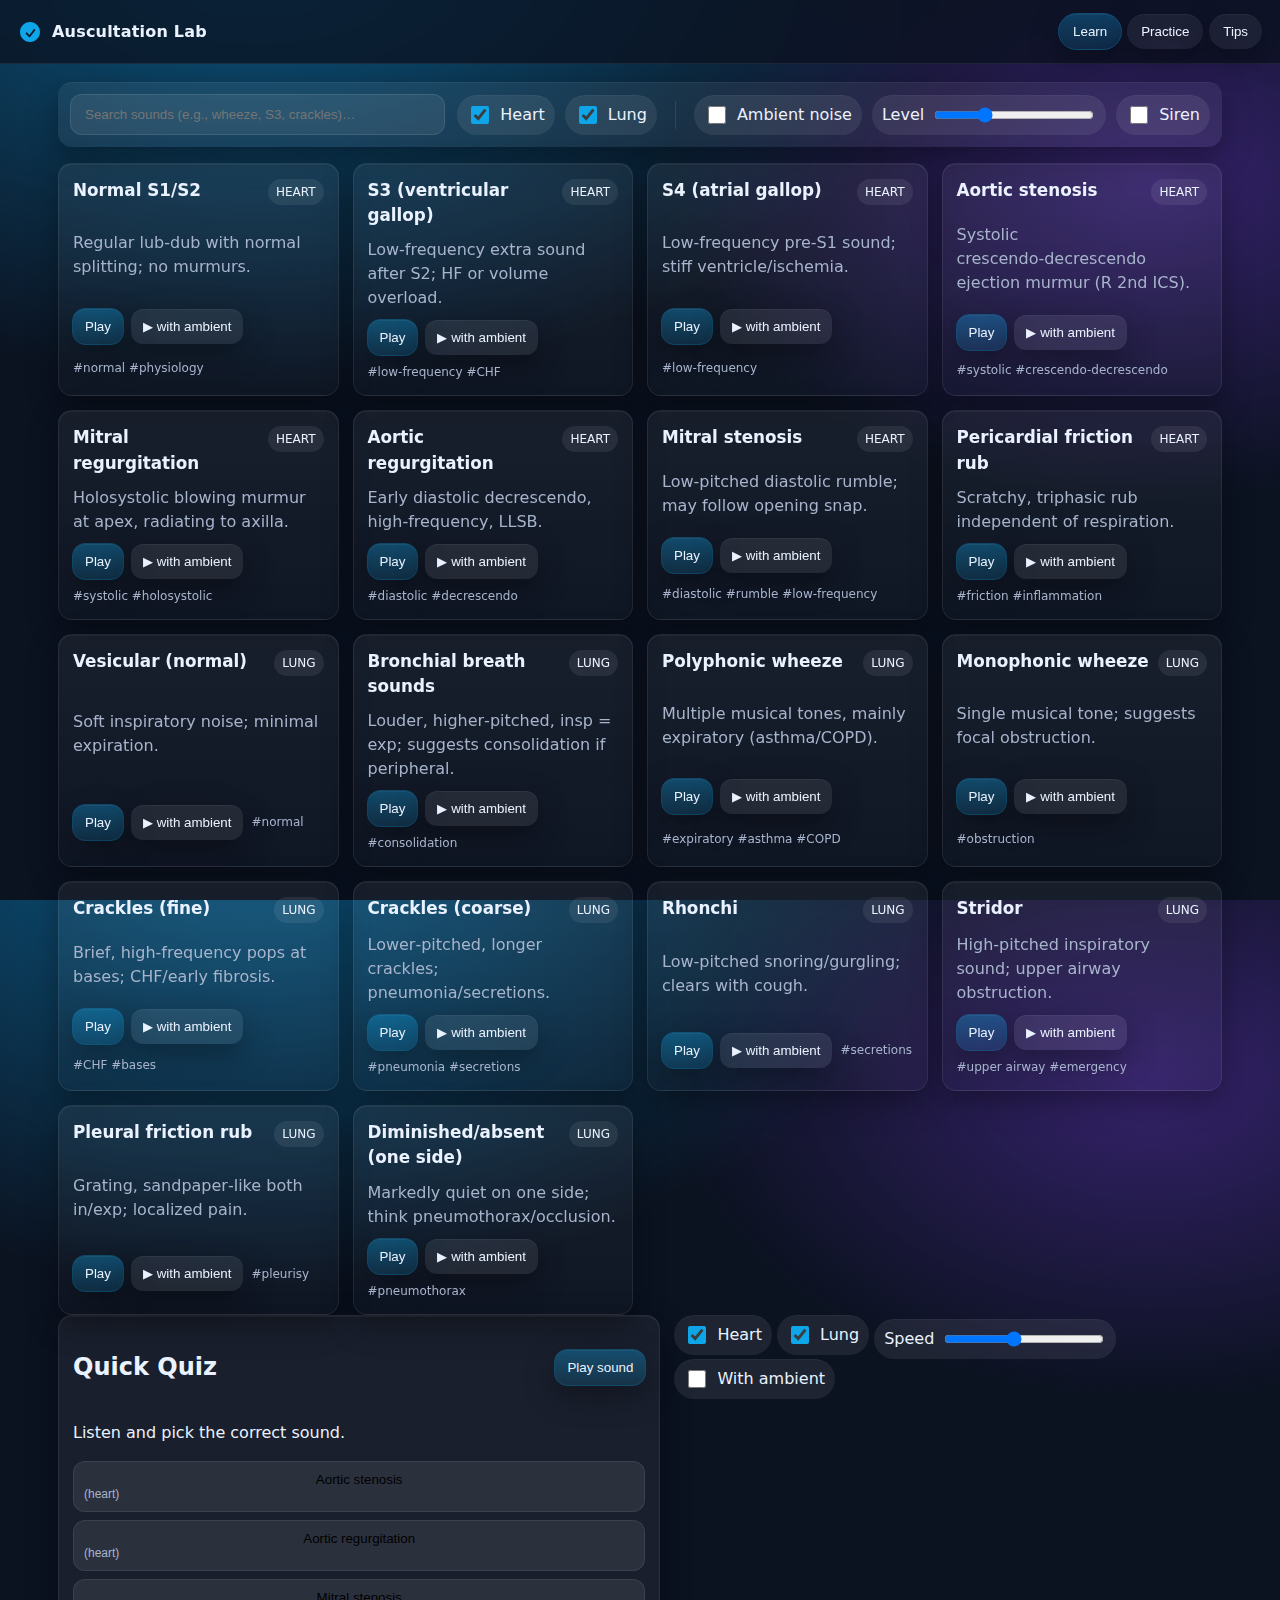
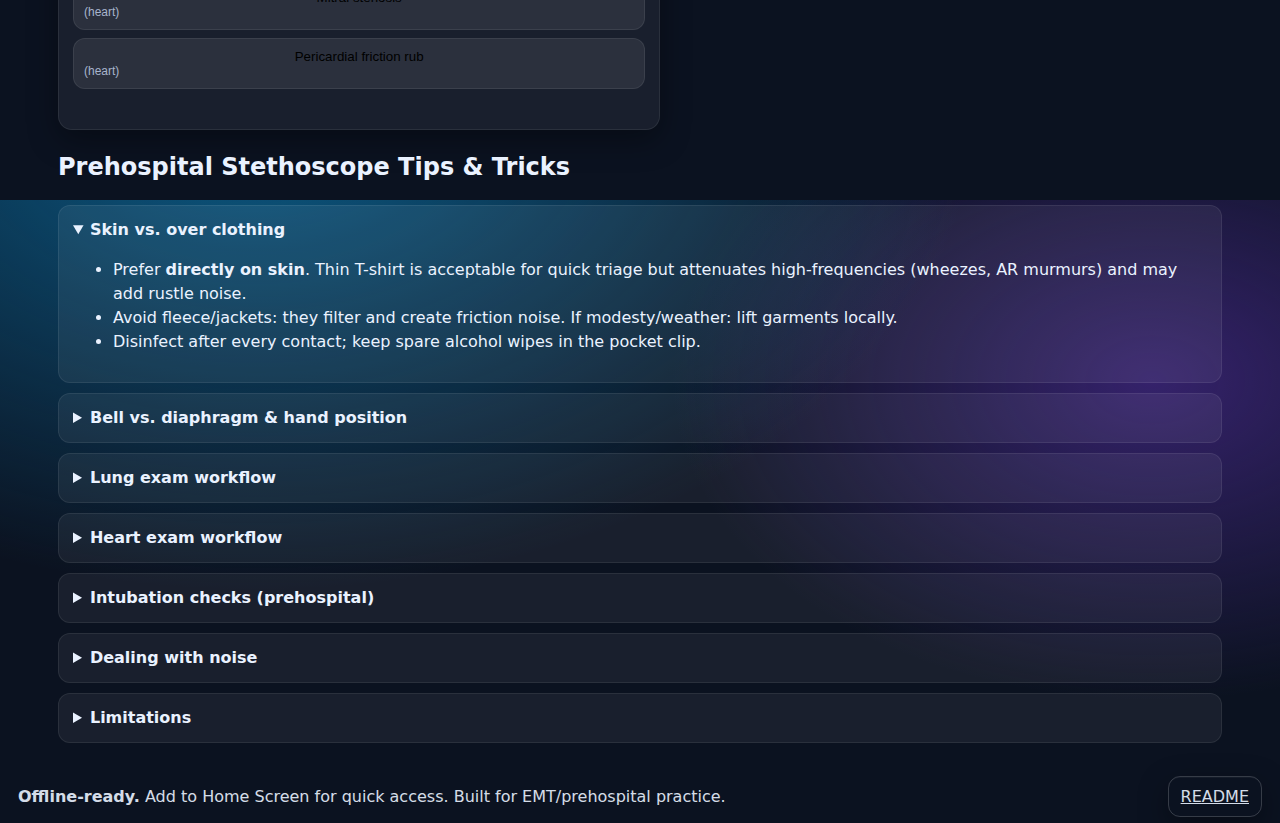
<file: index.html>
<!doctype html>
<html lang="en">
<head>
  <meta charset="utf-8">
  <meta name="viewport" content="width=device-width, initial-scale=1">
  <title>Auscultation Lab — Heart & Lung Sounds (Prehospital)</title>
  <meta name="theme-color" content="#0ea5e9">
  <link rel="manifest" href="manifest.json">
  <link rel="icon" href="icons/icon-192.png">
  <link rel="apple-touch-icon" href="icons/icon-192.png">
  <link rel="preload" as="font" href="" crossorigin>
  <link rel="stylesheet" href="styles.css">
</head>
<body>
  <header class="app-header">
    <div class="brand">
      <svg viewBox="0 0 24 24" width="24" height="24" aria-hidden="true">
        <path d="M12 2C6.48 2 2 6.48 2 12s4.48 10 10 10 10-4.48 10-10S17.52 2 12 2zm4.9 7.2a.9.9 0 0 1 .2 1.26l-4.8 6.4a.9.9 0 0 1-1.34.08l-3-3a.9.9 0 1 1 1.28-1.28l2.26 2.26 4.18-5.58a.9.9 0 0 1 1.26-.14z"></path>
      </svg>
      <span>Auscultation Lab</span>
    </div>
    <nav class="tabs" role="tablist" aria-label="Sections">
      <button class="tab active" data-tab="learn" aria-selected="true">Learn</button>
      <button class="tab" data-tab="practice" aria-selected="false">Practice</button>
      <button class="tab" data-tab="tips" aria-selected="false">Tips</button>
    </nav>
  </header>

  <main>
    <!-- Toolbar -->
    <section class="toolbar" aria-label="Controls">
      <div class="search-wrap">
        <input id="search" type="search" placeholder="Search sounds (e.g., wheeze, S3, crackles)…" aria-label="Search">
      </div>

      <div class="filters">
        <label class="chip">
          <input type="checkbox" id="filter-heart" checked>
          <span>Heart</span>
        </label>
        <label class="chip">
          <input type="checkbox" id="filter-lung" checked>
          <span>Lung</span>
        </label>

        <div class="divider"></div>

        <label class="chip">
          <input type="checkbox" id="ambient-toggle">
          <span>Ambient noise</span>
        </label>
        <label class="chip range">
          <span>Level</span>
          <input type="range" min="0" max="1" step="0.01" id="ambient-level" value="0.3">
        </label>

        <label class="chip">
          <input type="checkbox" id="siren-toggle">
          <span>Siren</span>
        </label>
      </div>
    </section>

    <!-- Learn tab -->
    <section id="tab-learn" class="tab-panel active" role="tabpanel" aria-labelledby="learn">
      <div id="cards" class="card-grid" aria-live="polite"></div>
    </section>

    <!-- Practice tab -->
    <section id="tab-practice" class="tab-panel" role="tabpanel" aria-labelledby="practice">
      <div class="practice">
        <div class="practice-card">
          <div class="practice-head">
            <h2>Quick Quiz</h2>
            <button id="practice-play" class="btn primary">Play sound</button>
          </div>
          <p id="practice-instructions">Listen and choose the best match.</p>
          <div id="practice-choices" class="choices"></div>
          <div id="practice-feedback" class="feedback" role="status" aria-live="polite"></div>
        </div>
        <div class="practice-options">
          <label class="chip">
            <input type="checkbox" id="practice-heart" checked><span>Heart</span>
          </label>
          <label class="chip">
            <input type="checkbox" id="practice-lung" checked><span>Lung</span>
          </label>
          <label class="chip range">
            <span>Speed</span>
            <input type="range" id="practice-rate" min="0.7" max="1.4" step="0.05" value="1">
          </label>
          <label class="chip">
            <input type="checkbox" id="practice-with-ambient"><span>With ambient</span>
          </label>
        </div>
      </div>
    </section>

    <!-- Tips tab -->
    <section id="tab-tips" class="tab-panel" role="tabpanel" aria-labelledby="tips">
      <article class="tips">
        <h2>Prehospital Stethoscope Tips & Tricks</h2>

        <details open>
          <summary>Skin vs. over clothing</summary>
          <ul>
            <li>Prefer <strong>directly on skin</strong>. Thin T-shirt is acceptable for quick triage but attenuates high‑frequencies (wheezes, AR murmurs) and may add rustle noise.</li>
            <li>Avoid fleece/jackets: they filter and create friction noise. If modesty/weather: lift garments locally.</li>
            <li>Disinfect after every contact; keep spare alcohol wipes in the pocket clip.</li>
          </ul>
        </details>

        <details>
          <summary>Bell vs. diaphragm & hand position</summary>
          <ul>
            <li><strong>Diaphragm</strong>: high‑frequency (wheezes, AR, MR, friction rubs).</li>
            <li><strong>Bell</strong>: low‑frequency (S3, S4, MS rumble). Apply lightly—pressing hard turns bell into a diaphragm.</li>
            <li>Hold the chestpiece between index–middle fingers; avoid “palming” to reduce hand noise. Keep tubing off the rail/metal to prevent clatter.</li>
          </ul>
        </details>

        <details>
          <summary>Lung exam workflow</summary>
          <ul>
            <li>Compare <strong>side‑to‑side</strong> at each level: apices, mid‑zones, bases (posterior if possible).</li>
            <li>Ask for <em>open‑mouth tidal breaths</em>. Avoid hyperventilation—may induce artifact wheeze or dizziness.</li>
            <li><strong>Red flags</strong>: absent breath sounds on one side (tension PNX), diffuse crackles + hypoxia (cardiogenic edema), stridor (upper airway obstruction).</li>
          </ul>
        </details>

        <details>
          <summary>Heart exam workflow</summary>
          <ul>
            <li>Sites: Aortic (R 2nd ICS), Pulmonic (L 2nd ICS), Tricuspid (LLSB), Mitral (apex). Left lateral decubitus brings out S3/S4/MS; leaning forward accentuates AR.</li>
            <li>Assess rate, rhythm, S1–S2 quality, extra sounds (S3/S4), and murmurs (timing/shape/radiation).</li>
          </ul>
        </details>

        <details>
          <summary>Intubation checks (prehospital)</summary>
          <ul>
            <li>Immediately after tube placement and ventilation: <strong>no gurgling in epigastrium</strong> (listen at the stomach), then confirm bilateral chest sounds, especially left (to rule out right mainstem).</li>
            <li>Correlate with chest rise, ETCO₂ (capnography), and SpO₂ trend.</li>
          </ul>
        </details>

        <details>
          <summary>Dealing with noise</summary>
          <ul>
            <li>If safe, stop the vehicle/siren. Close doors/windows. Ask bystanders to pause talking.</li>
            <li>Use short tubing, firm seal with the diaphragm, and anchor your elbows against your torso.</li>
            <li>In this app, use <em>Ambient noise</em> and <em>Siren</em> toggles to practice recognition in realistic noise.</li>
          </ul>
        </details>

        <details>
          <summary>Limitations</summary>
          <p>These are educational, <em>synthetic</em> representations to train recognition. Always correlate with the full clinical picture and local protocols.</p>
        </details>
      </article>
    </section>
  </main>

  <footer class="app-footer">
    <div>
      <strong>Offline-ready.</strong> Add to Home Screen for quick access. Built for EMT/prehospital practice.
    </div>
    <div class="links">
      <a href="#" id="install-btn" class="btn ghost" hidden>Install</a>
      <a href="README.html" class="btn ghost">README</a>
    </div>
  </footer>

  <div id="toast" role="status" aria-live="polite"></div>

  <script src="app.js"></script>
</body>
</html>
</file>
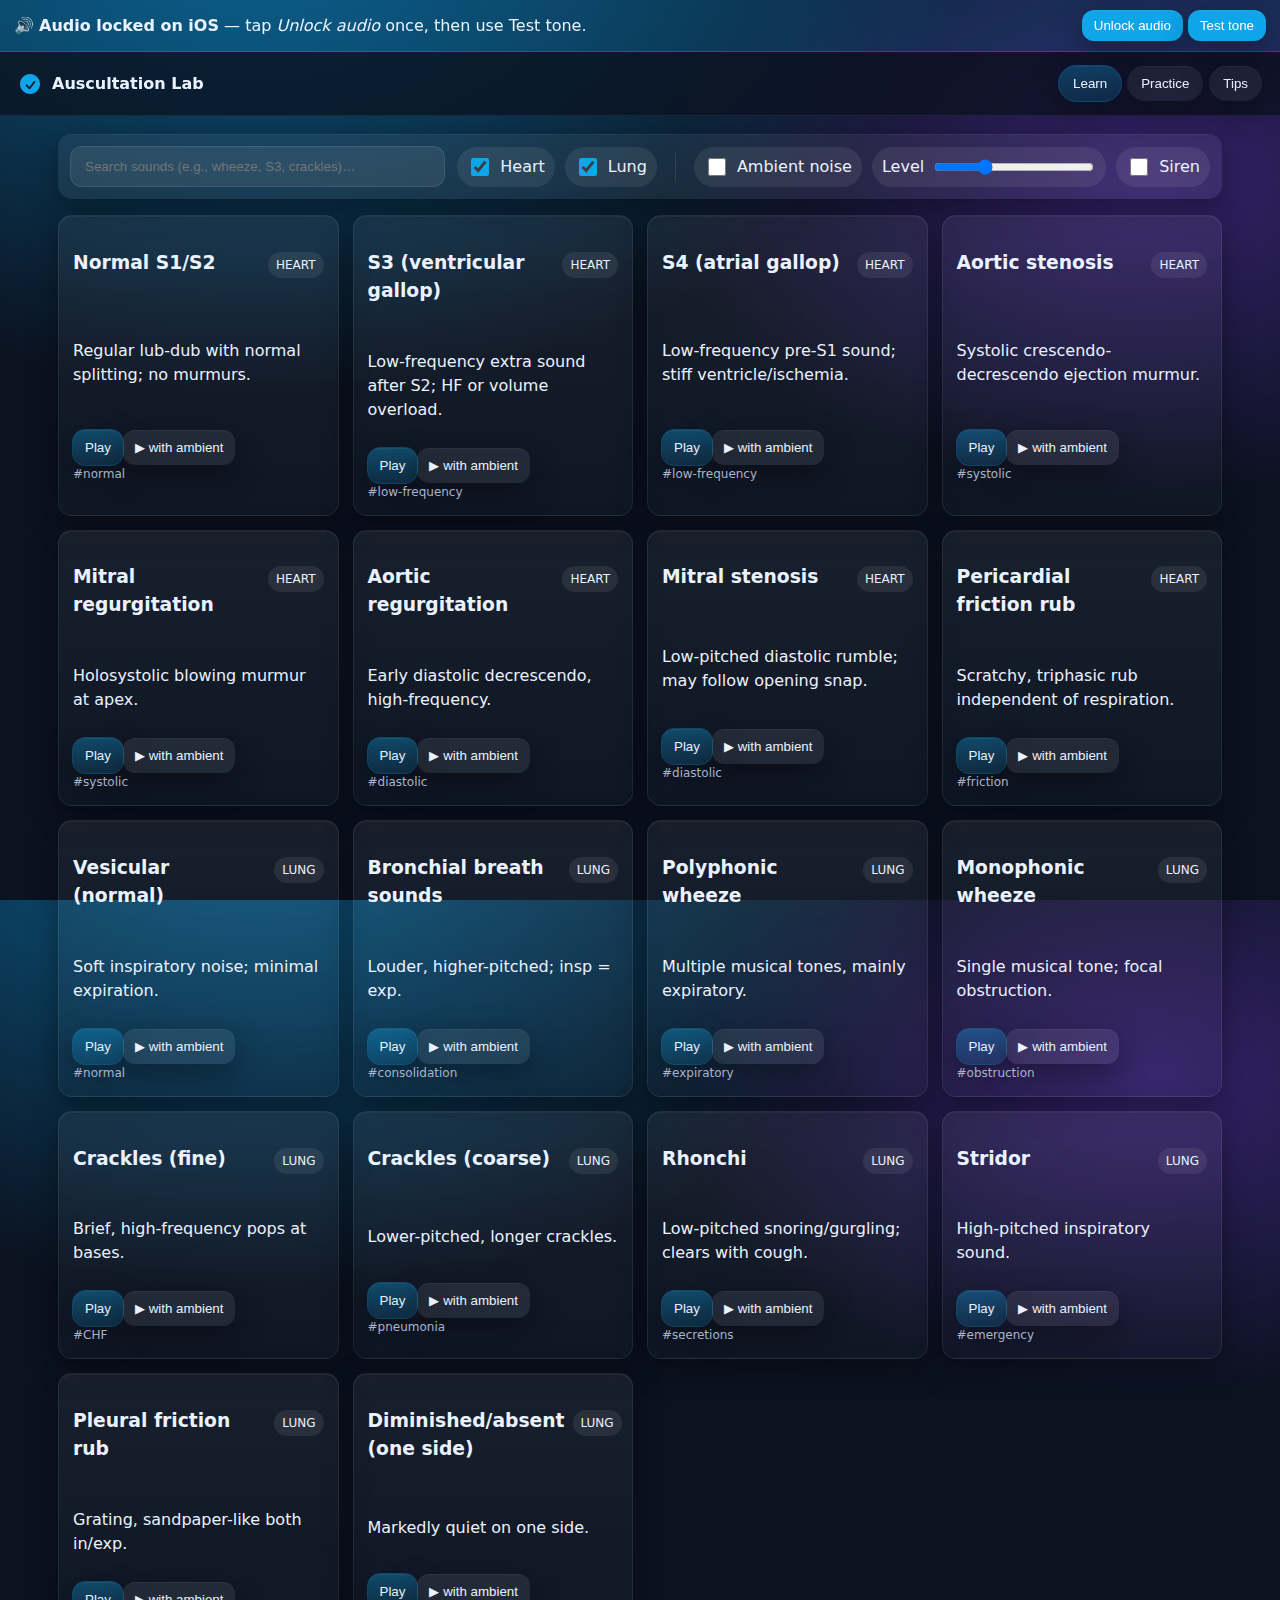
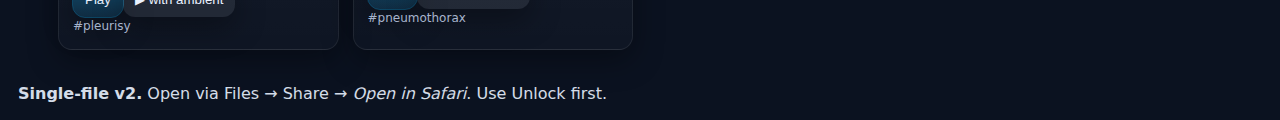
<file: AuscultationLab-single_v2.html>
<!doctype html>
<html lang="en">
<head>
  <meta charset="utf-8">
  <meta name="viewport" content="width=device-width, initial-scale=1">
  <title>Auscultation Lab — Single File v2 (Heart & Lung Sounds)</title>
  <meta name="apple-mobile-web-app-capable" content="yes">
  <meta name="apple-mobile-web-app-status-bar-style" content="black-translucent">
  <meta name="format-detection" content="telephone=no">
  <style>
  :root {
    --bg: #0b1220; --surface: rgba(255,255,255,0.06); --surface-2: rgba(255,255,255,0.08);
    --text: #eaf2ff; --muted: #a7b4cc; --primary: #0ea5e9; --ring: rgba(14,165,233,0.6);
    --radius: 14px; --shadow: 0 10px 30px rgba(0,0,0,0.35), inset 0 1px 0 rgba(255,255,255,0.05);
  }
  *{box-sizing:border-box} html,body{height:100%} body{margin:0;font:16px/1.5 -apple-system,system-ui,Segoe UI,Roboto,Inter;
    color:var(--text); background: radial-gradient(1200px 800px at 20% -10%, #0b5b86 0%, transparent 60%),
    radial-gradient(1200px 800px at 90% 20%, #35226b 0%, transparent 40%), var(--bg);}
  .banner{position:sticky;top:0;z-index:6;display:flex;gap:8px;align-items:center;justify-content:space-between;
    padding:10px 14px;background:rgba(14,165,233,0.14);border-bottom:1px solid rgba(14,165,233,0.35);backdrop-filter:blur(8px)}
  .banner .btn{background:#0ea5e9;color:white;border:0;border-radius:12px;padding:8px 12px}
  .banner small{opacity:.9}
  .app-header{position:sticky;top:52px;z-index:5;display:grid;grid-template-columns:1fr auto;align-items:center;gap:12px;
    padding:14px 18px; background:rgba(11,18,32,0.75); backdrop-filter:blur(10px); border-bottom:1px solid rgba(255,255,255,0.07)}
  .brand{display:flex;align-items:center;gap:10px;font-weight:700}
  .brand svg path{fill:#0ea5e9}
  .tabs{display:flex;gap:6px}
  .tab{appearance:none;border:0;background:var(--surface);color:var(--text);padding:10px 14px;border-radius:999px;cursor:pointer;
    transition:transform .08s ease;background:var(--surface);box-shadow:var(--shadow)}
  .tab.active{background:linear-gradient(180deg, rgba(14,165,233,0.3), rgba(14,165,233,0.15));outline:1px solid rgba(14,165,233,0.4)}
  main{padding:18px;max-width:1200px;margin:0 auto}
  .toolbar{display:flex;gap:12px;flex-wrap:wrap;align-items:center;background:var(--surface);padding:12px;border-radius:var(--radius);box-shadow:var(--shadow)}
  .search-wrap{flex:1 1 280px}
  #search{width:100%;padding:12px 14px;border-radius:12px;background:var(--surface-2);border:1px solid rgba(255,255,255,0.1);color:var(--text);outline:none}
  #search:focus{border-color:var(--ring);box-shadow:0 0 0 4px var(--ring)}
  .filters{display:flex;gap:10px;align-items:center;flex-wrap:wrap}
  .divider{width:1px;height:28px;background:rgba(255,255,255,0.1);margin:0 8px}
  .chip{display:inline-flex;align-items:center;gap:8px;padding:8px 10px;border-radius:999px;background:var(--surface-2)}
  .chip input[type=checkbox]{width:18px;height:18px;accent-color:#0ea5e9}
  .chip.range input[type=range]{width:160px}
  .card-grid{display:grid;grid-template-columns:repeat(auto-fill,minmax(270px,1fr));gap:14px;margin-top:16px}
  .card{display:grid;gap:10px;background:linear-gradient(180deg, rgba(255,255,255,0.06), rgba(255,255,255,0.02));
    border:1px solid rgba(255,255,255,0.08);border-radius:var(--radius);padding:14px;box-shadow:var(--shadow)}
  .badge{font-size:12px;padding:4px 8px;border-radius:999px;background:rgba(255,255,255,0.08);display:inline-block}
  .title{display:flex;justify-content:space-between;align-items:baseline;gap:8px}
  .btn{appearance:none;border:0;cursor:pointer;padding:10px 12px;border-radius:12px;background:var(--surface-2);color:var(--text);box-shadow:var(--shadow)}
  .btn.primary{background:linear-gradient(180deg, rgba(14,165,233,0.35), rgba(14,165,233,0.15));outline:1px solid rgba(14,165,233,0.35)}
  .meta{font-size:12px;color:var(--muted);display:flex;gap:10px;flex-wrap:wrap}
  .practice{display:grid;gap:14px;grid-template-columns:1.1fr 1fr}
  .practice-card{background:var(--surface);padding:14px;border-radius:var(--radius);border:1px solid rgba(255,255,255,0.08);box-shadow:var(--shadow)}
  .choice{background:var(--surface-2);border:1px solid rgba(255,255,255,0.08);padding:10px;border-radius:12px;cursor:pointer}
  .choice.correct{border-color:rgba(34,197,94,.8);box-shadow:0 0 0 3px rgba(34,197,94,.25)}
  .choice.wrong{border-color:rgba(239,68,68,.9);box-shadow:0 0 0 3px rgba(239,68,68,.25)}
  .tab-panel{display:none}.tab-panel.active{display:block}
  #toast{position:fixed;bottom:16px;right:16px;z-index:50;padding:10px 12px;border-radius:10px;background:rgba(16,185,129,0.1);
    border:1px solid rgba(16,185,129,0.3);color:#bbf7d0;box-shadow:var(--shadow);display:none}
  @media(max-width:900px){.practice{grid-template-columns:1fr} .app-header{top:56px} }
  </style>
</head>
<body>
  <!-- iOS unlock banner -->
  <div class="banner" id="unlock-bar">
    <div>🔊 <strong>Audio locked on iOS</strong> — tap <em>Unlock audio</em> once, then use Test tone.</div>
    <div>
      <button class="btn" id="unlock-btn">Unlock audio</button>
      <button class="btn" id="testtone-btn">Test tone</button>
      <small id="unlock-status"></small>
    </div>
  </div>

  <header class="app-header">
    <div class="brand">
      <svg viewBox="0 0 24 24" width="24" height="24" aria-hidden="true">
        <path d="M12 2C6.48 2 2 6.48 2 12s4.48 10 10 10 10-4.48 10-10S17.52 2 12 2zm4.9 7.2a.9.9 0 0 1 .2 1.26l-4.8 6.4a.9.9 0 0 1-1.34.08l-3-3a.9.9 0 1 1 1.28-1.28l2.26 2.26 4.18-5.58a.9.9 0 0 1 1.26-.14z"></path>
      </svg>
      <span>Auscultation Lab</span>
    </div>
    <nav class="tabs" role="tablist" aria-label="Sections">
      <button class="tab active" data-tab="learn" aria-selected="true">Learn</button>
      <button class="tab" data-tab="practice" aria-selected="false">Practice</button>
      <button class="tab" data-tab="tips" aria-selected="false">Tips</button>
    </nav>
  </header>

  <main>
    <section class="toolbar" aria-label="Controls">
      <div class="search-wrap"><input id="search" type="search" placeholder="Search sounds (e.g., wheeze, S3, crackles)…" aria-label="Search"></div>
      <div class="filters">
        <label class="chip"><input type="checkbox" id="filter-heart" checked><span>Heart</span></label>
        <label class="chip"><input type="checkbox" id="filter-lung" checked><span>Lung</span></label>
        <div class="divider"></div>
        <label class="chip"><input type="checkbox" id="ambient-toggle"><span>Ambient noise</span></label>
        <label class="chip range"><span>Level</span><input type="range" min="0" max="1" step="0.01" id="ambient-level" value="0.3"></label>
        <label class="chip"><input type="checkbox" id="siren-toggle"><span>Siren</span></label>
      </div>
    </section>

    <section id="tab-learn" class="tab-panel active" role="tabpanel" aria-labelledby="learn">
      <div id="cards" class="card-grid" aria-live="polite"></div>
    </section>

    <section id="tab-practice" class="tab-panel" role="tabpanel" aria-labelledby="practice">
      <div class="practice">
        <div class="practice-card">
          <div class="practice-head">
            <h2>Quick Quiz</h2>
            <button id="practice-play" class="btn primary">Play sound</button>
          </div>
          <p id="practice-instructions">Listen and choose the best match.</p>
          <div id="practice-choices" class="choices"></div>
          <div id="practice-feedback" class="feedback" role="status" aria-live="polite"></div>
        </div>
        <div class="practice-options">
          <label class="chip"><input type="checkbox" id="practice-heart" checked><span>Heart</span></label>
          <label class="chip"><input type="checkbox" id="practice-lung" checked><span>Lung</span></label>
          <label class="chip range"><span>Speed</span><input type="range" id="practice-rate" min="0.7" max="1.4" step="0.05" value="1"></label>
          <label class="chip"><input type="checkbox" id="practice-with-ambient"><span>With ambient</span></label>
        </div>
      </div>
    </section>

    <section id="tab-tips" class="tab-panel" role="tabpanel" aria-labelledby="tips">
      <article class="tips">
        <h2>Prehospital Stethoscope Tips & Tricks</h2>
        <details open><summary>Skin vs. over clothing</summary>
          <ul><li>Prefer <strong>directly on skin</strong>. Thin T-shirt is acceptable for quick triage but attenuates highs and adds rustle noise.</li>
          <li>Avoid fleece/jackets; lift garments locally if needed.</li>
          <li>Disinfect after each contact.</li></ul>
        </details>
        <details><summary>Bell vs. diaphragm & hand position</summary>
          <ul><li><strong>Diaphragm</strong>: high-frequency (wheezes, AR/MR, friction rubs).</li>
          <li><strong>Bell</strong>: low-frequency (S3/S4, MS rumble). Light pressure—pressing hard turns bell into diaphragm.</li>
          <li>Hold between index–middle fingers; keep tubing off rails/metal.</li></ul>
        </details>
        <details><summary>Lung exam workflow</summary>
          <ul><li>Compare side-to-side at apices, mid-zones, bases.</li><li>Open-mouth tidal breaths; avoid hyperventilation.</li><li><strong>Red flags</strong>: unilateral silence (tension PNX), diffuse crackles + hypoxia (edema), stridor (upper airway obstruction).</li></ul>
        </details>
        <details><summary>Heart exam workflow</summary>
          <ul><li>Sites: Aortic, Pulmonic, Tricuspid, Mitral (apex).</li><li>Rate/rhythm, S1–S2, extra sounds, murmur timing/shape/radiation.</li></ul>
        </details>
        <details><summary>Intubation checks</summary>
          <ul><li>No epigastric gurgling, then bilateral chest sounds (esp. left), plus chest rise, ETCO₂, SpO₂ trend.</li></ul>
        </details>
        <details><summary>Noise control</summary>
          <ul><li>Stop vehicle if safe, close doors, ask for quiet.</li><li>Short tubing, firm seal, elbows anchored.</li></ul>
        </details>
      </article>
    </section>
  </main>

  <footer class="app-footer" style="padding:14px 18px;opacity:.9">
    <div><strong>Single-file v2.</strong> Open via Files → Share → <em>Open in Safari</em>. Use Unlock first.</div>
  </footer>

  <div id="toast" role="status" aria-live="polite"></div>

<script>
const state={ctx:null,master:null,ambient:null,siren:null,sounds:[],quiz:{}};
function ensureAudio(){ if(!state.ctx){ const ctx=new (window.AudioContext||window.webkitAudioContext)({sampleRate:44100}); const master=ctx.createGain(); master.gain.value=0.9; master.connect(ctx.destination); state.ctx=ctx; state.master=master; setupAmbient(); } return state.ctx; }
function resumeAudio(){ ensureAudio(); return state.ctx.resume(); }
function bandNoise(ctx,lo,hi,dur){ const n=Math.floor(dur*ctx.sampleRate); const buf=ctx.createBuffer(1,n,ctx.sampleRate); const d=buf.getChannelData(0); for(let i=0;i<n;i++) d[i]=(Math.random()*2-1)*0.6; const src=ctx.createBufferSource(); src.buffer=buf; const bp=ctx.createBiquadFilter(); bp.type='bandpass'; bp.frequency.value=(lo+hi)/2; bp.Q.value=bp.frequency.value/Math.max(1,(hi-lo)); src.connect(bp); return {src,node:bp}; }
function pinkNoise(ctx){ const size=4096; const node=ctx.createScriptProcessor(size,1,1); let b0=0,b1=0,b2=0,b3=0,b4=0,b5=0,b6=0; node.onaudioprocess=e=>{ const out=e.outputBuffer.getChannelData(0); for(let i=0;i<size;i++){ const w=Math.random()*2-1; b0=0.99886*b0+w*0.0555179; b1=0.99332*b1+w*0.0750759; b2=0.96900*b2+w*0.1538520; b3=0.86650*b3+w*0.3104856; b4=0.55000*b4+w*0.5329522; b5=-0.7616*b5-w*0.0168980; const pink=b0+b1+b2+b3+b4+b5+b6+w*0.5362; b6=w*0.115926; out[i]=pink*0.08; } }; return node; }
function setupAmbient(){ const ctx=state.ctx; const g=ctx.createGain(); g.gain.value=0.0; g.connect(state.master); const pn=pinkNoise(ctx); const lp=ctx.createBiquadFilter(); lp.type='lowshelf'; lp.frequency.value=200; lp.gain.value=6; pn.connect(lp); lp.connect(g); const sir={osc:ctx.createOscillator(),gain:ctx.createGain(),on:false}; sir.osc.type='sine'; sir.gain.gain.value=0; sir.osc.connect(sir.gain); sir.gain.connect(state.master); sir.osc.start(); state.ambient=g; state.siren=sir; }
function setAmbient(on,lvl){ if(!state.ambient) return; state.ambient.gain.setTargetAtTime(on?(lvl??0.3):0,state.ctx.currentTime,0.2); }
function setSiren(on){ if(!state.siren) return; const {osc,gain}=state.siren; if(on){ gain.gain.setTargetAtTime(0.08,state.ctx.currentTime,0.2); let up=true; if(!state.siren.timer){ state.siren.timer=setInterval(()=>{ osc.frequency.setTargetAtTime(up?750:450,state.ctx.currentTime,0.25); up=!up; },800);} } else { gain.gain.setTargetAtTime(0,state.ctx.currentTime,0.2); if(state.siren.timer){ clearInterval(state.siren.timer); state.siren.timer=null; } } }
function synthHeart(ctx,opts){ const rate=opts.rate??1; const bpm=72*rate; const cycle=60/bpm; const now=ctx.currentTime+0.05; const len=Math.min(8,6*cycle); const out=ctx.createGain(); out.gain.value=0.8; out.connect(state.master);
  const thump=(t,p=60,d=0.1,g=0.9)=>{ const o=ctx.createOscillator(); o.type='sine'; o.frequency.value=p; const gg=ctx.createGain(); gg.gain.value=0; o.connect(gg); gg.connect(out); gg.gain.setValueAtTime(0,t); gg.gain.exponentialRampToValueAtTime(g,t+0.01); gg.gain.exponentialRampToValueAtTime(0.0001,t+d); o.start(t); o.stop(t+d+0.02); };
  const murmur=(t,d,lo,hi,level=0.4,shape='flat')=>{ const {src,node}=bandNoise(ctx,lo,hi,d); const g=ctx.createGain(); g.gain.value=0; node.connect(g); g.connect(out); if(shape==='cres-dec'){ const mid=t+d/2; g.gain.setValueAtTime(0,t); g.gain.linearRampToValueAtTime(level,mid); g.gain.linearRampToValueAtTime(0,t+d);} else if(shape==='decay'){ g.gain.setValueAtTime(level,t); g.gain.exponentialRampToValueAtTime(0.0001,t+d);} else { g.gain.setValueAtTime(level,t+0.02); g.gain.setValueAtTime(level,t+d-0.08); g.gain.linearRampToValueAtTime(0,t+d);} src.start(t); src.stop(t+d+0.02); };
  for(let tt=0; tt<len; tt+=cycle){ const s1=now+tt; const s2=s1+0.35*cycle; thump(s1,60,0.11,0.95); thump(s2,90,0.09,0.75);
    switch(opts.pattern){ case 's3': thump(s2+0.15*cycle,50,0.08,0.6); break; case 's4': thump(s1-0.12*cycle,55,0.07,0.55); break;
      case 'as': murmur(s1+0.06*cycle,0.28*cycle,150,450,0.45,'cres-dec'); break; case 'mr': murmur(s1+0.05*cycle,0.35*cycle,200,800,0.38,'flat'); break;
      case 'ar': murmur(s2+0.03*cycle,0.45*cycle,300,1200,0.35,'decay'); break; case 'ms': thump(s2+0.08*cycle,120,0.05,0.3); murmur(s2+0.1*cycle,0.5*cycle,40,120,0.5,'flat'); break;
      case 'rub': for(let k=0;k<3;k++){ murmur(s1+k*0.12*cycle,0.09*cycle,400,1600,0.5,'flat'); } break; } }
  setTimeout(()=>out.disconnect(), (len+0.5)*1000); return { stop:()=>out.disconnect() }; }
function synthLung(ctx,opts){ const rate=opts.rate??1; const cycle=5.0/rate; const now=ctx.currentTime+0.05; const len=Math.min(10,4*cycle); const out=ctx.createGain(); out.gain.value=0.9; out.connect(state.master);
  const breath=(start,insp=0.6*cycle,exp=0.4*cycle)=>{
    if(['vesicular','bronchial','diminished'].includes(opts.type)){ const base=pinkNoise(ctx); const g=ctx.createGain(); g.gain.value=0; base.connect(g); g.connect(out);
      const bp=ctx.createBiquadFilter(); bp.type='bandpass'; bp.frequency.value= opts.type==='bronchial'?800:300; bp.Q.value=0.8; base.disconnect(); base.connect(bp); bp.connect(g);
      const level = opts.type==='diminished'?0.1:(opts.type==='bronchial'?0.5:0.35);
      g.gain.setValueAtTime(0,start); g.gain.linearRampToValueAtTime(level,start+Math.min(0.3,insp*0.3)); g.gain.setValueAtTime(level,start+insp-0.06); g.gain.linearRampToValueAtTime(0.02,start+insp);
      const eStart=start+insp+0.06; const eLevel=opts.type==='bronchial'?level*0.9:level*0.2; g.gain.linearRampToValueAtTime(eLevel,eStart+0.2); g.gain.linearRampToValueAtTime(0.0001,start+insp+exp);
      setTimeout(()=>{ try{ base.disconnect(); }catch(e){} }, (start+insp+exp-ctx.currentTime+0.2)*1000);
    }
    if(opts.type==='wheeze'){ const tones=opts.tones==='mono'?[650]:[400,520,760,980].slice(0,3+Math.floor(Math.random()*2)); const dur=exp*0.85; const onset=start+0.65*insp;
      tones.forEach(f=>{ const osc=ctx.createOscillator(); osc.type='sine'; osc.frequency.value=f; const g=ctx.createGain(); g.gain.value=0; osc.connect(g); g.connect(out); g.gain.setValueAtTime(0,onset); g.gain.linearRampToValueAtTime(0.35,onset+0.1); g.gain.linearRampToValueAtTime(0.02,onset+dur); osc.start(onset); osc.stop(onset+dur+0.1); });
    }
    if(opts.type==='crackles'){ const n=opts.flavor==='fine'?12:6; const startWin=[0.6*insp,0.85*insp]; for(let i=0;i<n;i++){ const t=start+(startWin[0]+Math.random()*(startWin[1]-startWin[0])); const click=ctx.createOscillator(); click.type='square'; click.frequency.value=1200+Math.random()*800; const g=ctx.createGain(); g.gain.value=0; click.connect(g); g.connect(out); const d=opts.flavor==='fine'?0.015:0.04; g.gain.setValueAtTime(0,t); g.gain.linearRampToValueAtTime(0.5,t+d*0.3); g.gain.linearRampToValueAtTime(0.0001,t+d); click.start(t); click.stop(t+d+0.01);} }
    if(opts.type==='rhonchi'){ const f=180+Math.random()*80; const {src,node}=bandNoise(ctx,f-40,f+40,exp*0.9); const g=ctx.createGain(); g.gain.value=0; node.connect(g); g.connect(out); const t=start+insp+0.05; g.gain.setValueAtTime(0,t); g.gain.linearRampToValueAtTime(0.45,t+0.12); g.gain.linearRampToValueAtTime(0.0001,t+exp*0.9); src.start(t); src.stop(t+exp*0.9+0.05); }
    if(opts.type==='stridor'){ const t=start; const dur=Math.min(1.2,insp*0.9); const osc=ctx.createOscillator(); osc.type='sawtooth'; osc.frequency.value=950; const g=ctx.createGain(); g.gain.value=0; osc.connect(g); g.connect(out); g.gain.setValueAtTime(0,t); g.gain.linearRampToValueAtTime(0.5,t+0.15); g.gain.linearRampToValueAtTime(0.02,t+dur); osc.start(t); osc.stop(t+dur+0.05); }
    if(opts.type==='pleural_rub'){ for(let k=0;k<2;k++){ const t=start+k*(insp*0.6); const {src,node}=bandNoise(ctx,400,2000,0.3); const g=ctx.createGain(); g.gain.value=0; node.connect(g); g.connect(out); g.gain.setValueAtTime(0,t); g.gain.linearRampToValueAtTime(0.6,t+0.1); g.gain.linearRampToValueAtTime(0.02,t+0.3); src.start(t); src.stop(t+0.35);} }
  };
  for(let tt=0; tt<len; tt+=cycle){ breath(now+tt); }
  setTimeout(()=>out.disconnect(), (len+0.5)*1000); return { stop:()=>out.disconnect() }; }
function $(s){ return document.querySelector(s); }
function create(el, attrs={}, children=[]){ const n=document.createElement(el); Object.entries(attrs).forEach(([k,v])=>{ if(k==='class') n.className=v; else if(k.startsWith('on')&&typeof v==='function') n.addEventListener(k.slice(2), v); else if(k==='html') n.innerHTML=v; else n.setAttribute(k,v); }); (Array.isArray(children)?children:[children]).forEach(ch=>ch&&n.appendChild(ch)); return n; }
function toast(msg,ms=1600){ const t=$('#toast'); t.textContent=msg; t.style.display='block'; clearTimeout(t._timer); t._timer=setTimeout(()=>{ t.style.display='none'; }, ms); }
const SOUND_LIBRARY=[
  {id:'normal_s1s2',name:'Normal S1/S2',category:'heart',description:'Regular lub-dub with normal splitting; no murmurs.',builder:(c,r=1)=>synthHeart(c,{pattern:'normal',rate:r}),tags:['normal']},
  {id:'s3',name:'S3 (ventricular gallop)',category:'heart',description:'Low-frequency extra sound after S2; HF or volume overload.',builder:(c,r=1)=>synthHeart(c,{pattern:'s3',rate:r}),tags:['low-frequency']},
  {id:'s4',name:'S4 (atrial gallop)',category:'heart',description:'Low-frequency pre-S1 sound; stiff ventricle/ischemia.',builder:(c,r=1)=>synthHeart(c,{pattern:'s4',rate:r}),tags:['low-frequency']},
  {id:'as_murmur',name:'Aortic stenosis',category:'heart',description:'Systolic crescendo-decrescendo ejection murmur.',builder:(c,r=1)=>synthHeart(c,{pattern:'as',rate:r}),tags:['systolic']},
  {id:'mr_murmur',name:'Mitral regurgitation',category:'heart',description:'Holosystolic blowing murmur at apex.',builder:(c,r=1)=>synthHeart(c,{pattern:'mr',rate:r}),tags:['systolic']},
  {id:'ar_murmur',name:'Aortic regurgitation',category:'heart',description:'Early diastolic decrescendo, high-frequency.',builder:(c,r=1)=>synthHeart(c,{pattern:'ar',rate:r}),tags:['diastolic']},
  {id:'ms_rumble',name:'Mitral stenosis',category:'heart',description:'Low-pitched diastolic rumble; may follow opening snap.',builder:(c,r=1)=>synthHeart(c,{pattern:'ms',rate:r}),tags:['diastolic']},
  {id:'pericardial_rub',name:'Pericardial friction rub',category:'heart',description:'Scratchy, triphasic rub independent of respiration.',builder:(c,r=1)=>synthHeart(c,{pattern:'rub',rate:r}),tags:['friction']},
  {id:'vesicular',name:'Vesicular (normal)',category:'lung',description:'Soft inspiratory noise; minimal expiration.',builder:(c,r=1)=>synthLung(c,{type:'vesicular',rate:r}),tags:['normal']},
  {id:'bronchial',name:'Bronchial breath sounds',category:'lung',description:'Louder, higher-pitched; insp = exp.',builder:(c,r=1)=>synthLung(c,{type:'bronchial',rate:r}),tags:['consolidation']},
  {id:'wheeze_poly',name:'Polyphonic wheeze',category:'lung',description:'Multiple musical tones, mainly expiratory.',builder:(c,r=1)=>synthLung(c,{type:'wheeze',tones:'poly',rate:r}),tags:['expiratory']},
  {id:'wheeze_mono',name:'Monophonic wheeze',category:'lung',description:'Single musical tone; focal obstruction.',builder:(c,r=1)=>synthLung(c,{type:'wheeze',tones:'mono',rate:r}),tags:['obstruction']},
  {id:'crackles_fine',name:'Crackles (fine)',category:'lung',description:'Brief, high-frequency pops at bases.',builder:(c,r=1)=>synthLung(c,{type:'crackles',flavor:'fine',rate:r}),tags:['CHF']},
  {id:'crackles_coarse',name:'Crackles (coarse)',category:'lung',description:'Lower-pitched, longer crackles.',builder:(c,r=1)=>synthLung(c,{type:'crackles',flavor:'coarse',rate:r}),tags:['pneumonia']},
  {id:'rhonchi',name:'Rhonchi',category:'lung',description:'Low-pitched snoring/gurgling; clears with cough.',builder:(c,r=1)=>synthLung(c,{type:'rhonchi',rate:r}),tags:['secretions']},
  {id:'stridor',name:'Stridor',category:'lung',description:'High-pitched inspiratory sound.',builder:(c,r=1)=>synthLung(c,{type:'stridor',rate:r}),tags:['emergency']},
  {id:'pleural_rub',name:'Pleural friction rub',category:'lung',description:'Grating, sandpaper-like both in/exp.',builder:(c,r=1)=>synthLung(c,{type:'pleural_rub',rate:r}),tags:['pleurisy']},
  {id:'diminished',name:'Diminished/absent (one side)',category:'lung',description:'Markedly quiet on one side.',builder:(c,r=1)=>synthLung(c,{type:'diminished',rate:r}),tags:['pneumothorax']},
];
function buildCards(){ const grid=$('#cards'); grid.innerHTML=''; const q=($('#search').value||'').trim().toLowerCase(); const showHeart=$('#filter-heart').checked; const showLung=$('#filter-lung').checked;
  state.sounds=SOUND_LIBRARY.filter(s=> (s.category==='heart'&&showHeart)||(s.category==='lung'&&showLung))
    .filter(s=> !q || s.name.toLowerCase().includes(q) || s.description.toLowerCase().includes(q) || s.tags.join(' ').toLowerCase().includes(q) );
  state.sounds.forEach(s=>{ const card=document.createElement('article'); card.className='card';
    const badge=`<span class="badge">${s.category.toUpperCase()}</span>`;
    card.innerHTML=`<div class="title"><h3>${s.name}</h3>${badge}</div><p>${s.description}</p>`;
    const row=document.createElement('div'); row.className='row';
    const btn=document.createElement('button'); btn.className='btn primary'; btn.textContent='Play'; btn.addEventListener('click',()=>playSound(s.id));
    const amb=document.createElement('button'); amb.className='btn'; amb.textContent='▶ with ambient'; amb.addEventListener('click',()=>{ toggleAmbient(true); playSound(s.id); });
    const meta=document.createElement('span'); meta.className='meta'; meta.textContent=s.tags.map(t=>"#"+t).join(' ');
    row.append(btn,amb,meta); card.appendChild(row); grid.appendChild(card);
  });
  if(!state.sounds.length){ const d=document.createElement('div'); d.className='meta'; d.textContent='No matches. Try different filters or terms.'; grid.appendChild(d); }
}
function playSound(id, rate=1){ ensureAudio(); state.ctx.resume(); const spec=SOUND_LIBRARY.find(s=>s.id===id); if(!spec) return; spec.builder(state.ctx, rate); }
function toggleAmbient(on){ ensureAudio(); const lvl=parseFloat($('#ambient-level').value||'0.3'); setAmbient(on ?? $('#ambient-toggle').checked, lvl); }
function toggleSiren(on){ ensureAudio(); setSiren(on ?? $('#siren-toggle').checked); }
function pickQuiz(){ const pool=SOUND_LIBRARY.filter(s=> ((s.category==='heart'&&$('#practice-heart').checked) || (s.category==='lung'&&$('#practice-lung').checked)) ); if(pool.length<2) return null; const answer=pool[Math.floor(Math.random()*pool.length)]; const distractors=pool.filter(s=>s.id!==answer.id).sort(()=>Math.random()-0.5).slice(0,3); const choices=[...distractors, answer].sort(()=>Math.random()-0.5); return {answer,choices}; }
function renderPractice(){ const area=$('#practice-choices'); area.innerHTML=''; const q=pickQuiz(); if(!q){ $('#practice-instructions').textContent='Choose at least two categories.'; return; } state.quiz.current=q; $('#practice-instructions').textContent='Listen and pick the correct sound.';
  q.choices.forEach(c=>{ const btn=document.createElement('button'); btn.className='choice'; btn.innerHTML=`${c.name} <span class="meta">(${c.category})</span>`; btn.addEventListener('click',()=>{ if(c.id===q.answer.id){ btn.classList.add('correct'); $('#practice-feedback').textContent='✅ Correct!'; } else { btn.classList.add('wrong'); $('#practice-feedback').textContent='❌ Not quite. Answer: '+q.answer.name; } setTimeout(renderPractice,1100); }); area.appendChild(btn); });
}
function playPractice(){ ensureAudio(); state.ctx.resume(); if(!state.quiz.current) renderPractice(); const rate=parseFloat($('#practice-rate').value||'1'); if($('#practice-with-ambient').checked) toggleAmbient(true); const ans=state.quiz.current?.answer; if(ans) ans.builder(state.ctx, rate); }
function switchTab(which){ document.querySelectorAll('.tab').forEach(b=>b.classList.toggle('active', b.dataset.tab===which)); document.querySelectorAll('.tab-panel').forEach(p=>p.classList.toggle('active', p.id==='tab-'+which)); }
document.addEventListener('DOMContentLoaded',()=>{
  document.querySelectorAll('.tab').forEach(b=>b.addEventListener('click',()=>switchTab(b.dataset.tab)));
  ['search','filter-heart','filter-lung'].forEach(id=>document.getElementById(id).addEventListener('input', buildCards));
  document.getElementById('ambient-toggle').addEventListener('change',()=>toggleAmbient());
  document.getElementById('ambient-level').addEventListener('input',()=>toggleAmbient());
  document.getElementById('siren-toggle').addEventListener('change',()=>toggleSiren());
  document.getElementById('practice-play').addEventListener('click', playPractice);
  ['practice-heart','practice-lung'].forEach(id=>document.getElementById(id).addEventListener('change', renderPractice));
  document.getElementById('practice-rate').addEventListener('input',()=>{ document.getElementById('practice-rate').title='Rate: '+document.getElementById('practice-rate').value+'x'; });
  buildCards(); renderPractice();
  // Unlock controls
  const status=$('#unlock-status');
  document.getElementById('unlock-btn').addEventListener('click', async ()=>{
    try { await resumeAudio(); status.textContent='✓ Unlocked'; status.style.color='#22c55e'; toast('Audio unlocked'); }
    catch(e){ status.textContent='Audio unlock failed'; status.style.color='#ef4444'; alert('Could not unlock audio: '+e.message); }
  });
  document.getElementById('testtone-btn').addEventListener('click', async ()=>{
    try { await resumeAudio(); const ctx=ensureAudio(); const o=ctx.createOscillator(); const g=ctx.createGain(); o.type='sine'; o.frequency.value=880; g.gain.value=0.0001; o.connect(g); g.connect(state.master); const t=ctx.currentTime; g.gain.setValueAtTime(0.0001,t); g.gain.exponentialRampToValueAtTime(0.3,t+0.02); g.gain.exponentialRampToValueAtTime(0.0001,t+0.25); o.start(t); o.stop(t+0.3); } catch(e){ alert('Test tone failed: '+e.message); }
  });
});
window.addEventListener('keydown',e=>{ if(e.key==='/'){ e.preventDefault(); document.getElementById('search').focus(); } if(e.key.toLowerCase()==='h'){ const c=document.getElementById('filter-heart'); c.checked=!c.checked; buildCards(); } if(e.key.toLowerCase()==='l'){ const c=document.getElementById('filter-lung'); c.checked=!c.checked; buildCards(); } if(e.key.toLowerCase()==='a'){ const c=document.getElementById('ambient-toggle'); c.checked=!c.checked; toggleAmbient(); } if(e.key.toLowerCase()==='s'){ const c=document.getElementById('siren-toggle'); c.checked=!c.checked; toggleSiren(); } });
</script>
</body>
</html>
</file>
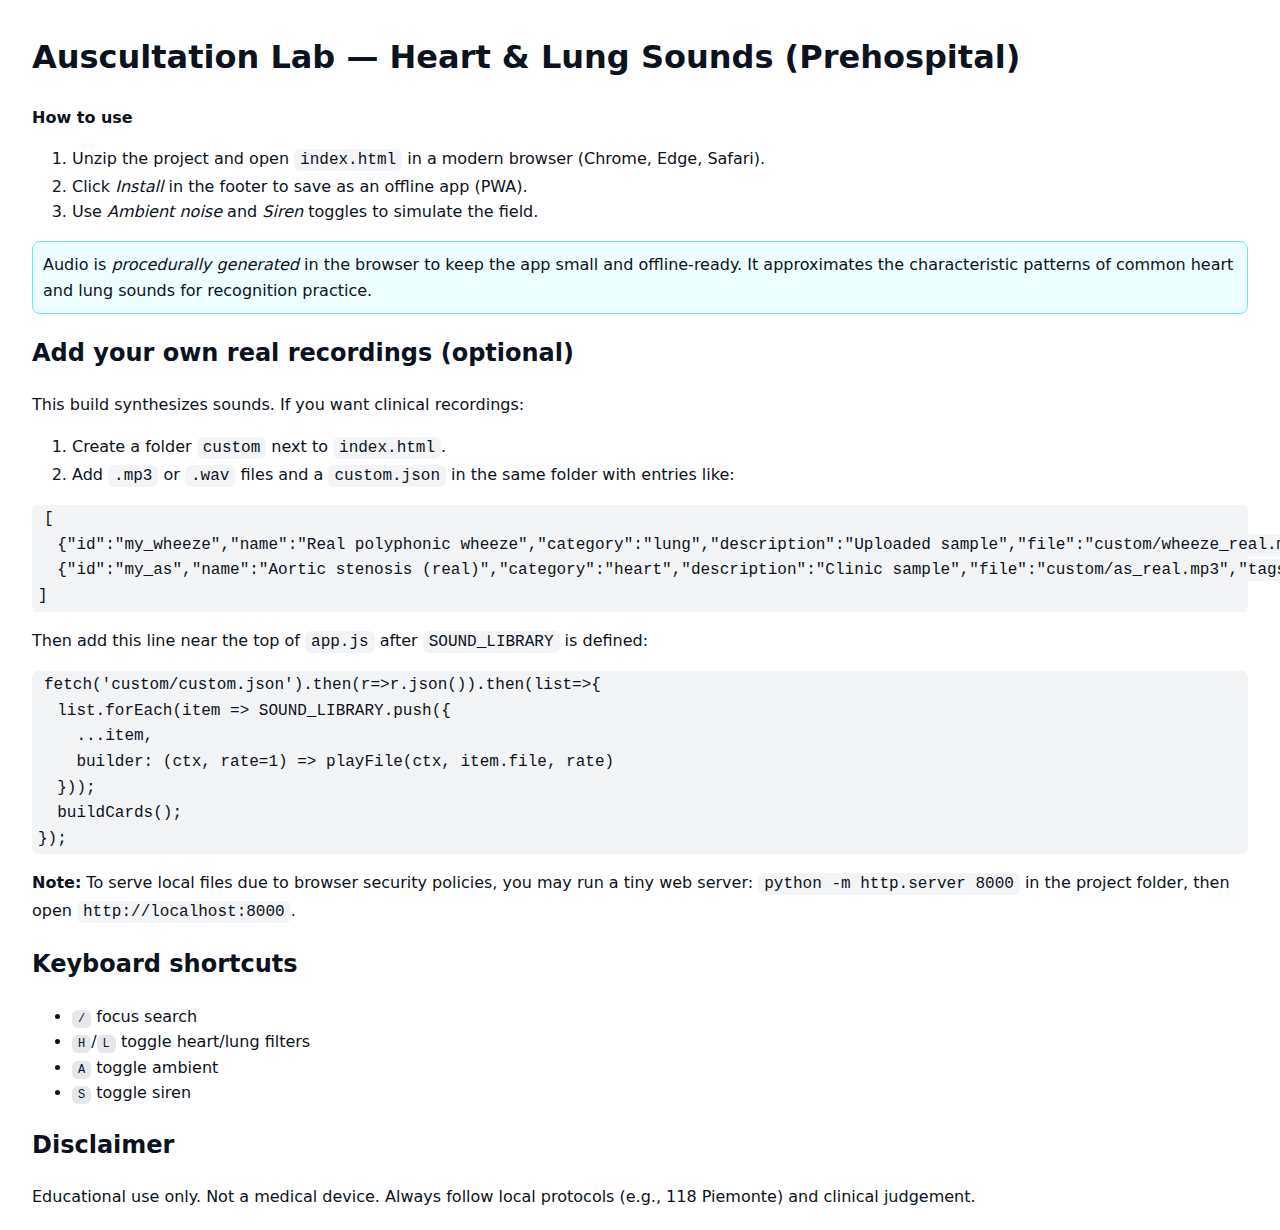
<file: README.html>
<!doctype html>
<html>
<head>
<meta charset="utf-8">
<title>README — Auscultation Lab</title>
<meta name="viewport" content="width=device-width, initial-scale=1">
<style>
body { font: 16px/1.6 system-ui, -apple-system, Segoe UI, Roboto, Inter; margin: 32px; color: #0b1220; }
h1,h2,h3 { color: #0b1220; }
code, pre { background: #f3f4f6; padding: 2px 6px; border-radius: 6px; }
.kbd { font-family: ui-monospace, SFMono-Regular, Menlo, Consolas, monospace; font-size: 12px; padding: 2px 6px; border-radius: 6px; background: #e5e7eb; }
.note { background: #ecfeff; border: 1px solid #67e8f9; padding: 10px; border-radius: 8px; }
</style>
</head>
<body>
<h1>Auscultation Lab — Heart &amp; Lung Sounds (Prehospital)</h1>
<p><strong>How to use</strong></p>
<ol>
  <li>Unzip the project and open <code>index.html</code> in a modern browser (Chrome, Edge, Safari).</li>
  <li>Click <em>Install</em> in the footer to save as an offline app (PWA).</li>
  <li>Use <em>Ambient noise</em> and <em>Siren</em> toggles to simulate the field.</li>
</ol>
<p class="note">Audio is <em>procedurally generated</em> in the browser to keep the app small and offline-ready. It approximates the characteristic patterns of common heart and lung sounds for recognition practice.</p>

<h2>Add your own real recordings (optional)</h2>
<p>This build synthesizes sounds. If you want clinical recordings:</p>
<ol>
  <li>Create a folder <code>custom</code> next to <code>index.html</code>.</li>
  <li>Add <code>.mp3</code> or <code>.wav</code> files and a <code>custom.json</code> in the same folder with entries like:</li>
</ol>

<pre><code>[
  {"id":"my_wheeze","name":"Real polyphonic wheeze","category":"lung","description":"Uploaded sample","file":"custom/wheeze_real.mp3","tags":["asthma","real"]},
  {"id":"my_as","name":"Aortic stenosis (real)","category":"heart","description":"Clinic sample","file":"custom/as_real.mp3","tags":["systolic"]}
]</code></pre>

<p>Then add this line near the top of <code>app.js</code> after <code>SOUND_LIBRARY</code> is defined:</p>
<pre><code>fetch('custom/custom.json').then(r=&gt;r.json()).then(list=&gt;{
  list.forEach(item =&gt; SOUND_LIBRARY.push({
    ...item,
    builder: (ctx, rate=1) =&gt; playFile(ctx, item.file, rate)
  }));
  buildCards();
});</code></pre>

<p><strong>Note:</strong> To serve local files due to browser security policies, you may run a tiny web server:
<code>python -m http.server 8000</code> in the project folder, then open <code>http://localhost:8000</code>.</p>

<h2>Keyboard shortcuts</h2>
<ul>
  <li><span class="kbd">/</span> focus search</li>
  <li><span class="kbd">H</span>/<span class="kbd">L</span> toggle heart/lung filters</li>
  <li><span class="kbd">A</span> toggle ambient</li>
  <li><span class="kbd">S</span> toggle siren</li>
</ul>

<h2>Disclaimer</h2>
<p>Educational use only. Not a medical device. Always follow local protocols (e.g., 118 Piemonte) and clinical judgement.</p>
</body>
</html>
</file>
<file: styles.css>
:root {
  --bg: #0b1220;
  --surface: rgba(255,255,255,0.06);
  --surface-2: rgba(255,255,255,0.08);
  --text: #eaf2ff;
  --muted: #a7b4cc;
  --primary: #0ea5e9;
  --ring: rgba(14,165,233,0.6);
  --success: #22c55e;
  --danger: #ef4444;
  --warn: #f59e0b;
  --radius: 14px;
  --shadow: 0 10px 30px rgba(0,0,0,0.35), inset 0 1px 0 rgba(255,255,255,0.05);
}

* { box-sizing: border-box; }
html, body { height: 100%; }
body {
  margin: 0;
  font: 16px/1.5 system-ui, -apple-system, Segoe UI, Roboto, Inter, "Helvetica Neue", Arial, "Noto Sans", "Apple Color Emoji", "Segoe UI Emoji";
  color: var(--text);
  background: radial-gradient(1200px 800px at 20% -10%, #0b5b86 0%, transparent 60%), radial-gradient(1200px 800px at 90% 20%, #35226b 0%, transparent 40%), var(--bg);
}

.app-header {
  position: sticky; top: 0; z-index: 5;
  display: grid; grid-template-columns: 1fr auto;
  align-items: center;
  gap: 12px;
  padding: 14px 18px;
  background: rgba(11,18,32,0.75);
  backdrop-filter: blur(10px);
  border-bottom: 1px solid rgba(255,255,255,0.07);
}

.brand { display: flex; align-items: center; gap: 10px; font-weight: 700; letter-spacing: .2px; }
.brand svg path { fill: var(--primary); }

.tabs { display: flex; gap: 6px; }
.tab {
  appearance: none;
  border: 0;
  background: var(--surface);
  color: var(--text);
  padding: 10px 14px;
  border-radius: 999px;
  cursor: pointer;
  transition: transform .08s ease, background .2s ease, box-shadow .2s ease;
  box-shadow: var(--shadow);
}
.tab:hover { transform: translateY(-1px); }
.tab.active { background: linear-gradient(180deg, rgba(14,165,233,0.3), rgba(14,165,233,0.15)); outline: 1px solid rgba(14,165,233,0.4); }

main { padding: 18px; max-width: 1200px; margin: 0 auto; }

.toolbar {
  display: flex; gap: 12px; flex-wrap: wrap; align-items: center;
  background: var(--surface);
  padding: 12px; border-radius: var(--radius); box-shadow: var(--shadow);
}

.search-wrap { flex: 1 1 280px; }
#search {
  width: 100%; padding: 12px 14px; border-radius: 12px;
  background: var(--surface-2); border: 1px solid rgba(255,255,255,0.1);
  color: var(--text); outline: none;
}
#search:focus { border-color: var(--ring); box-shadow: 0 0 0 4px var(--ring); }

.filters { display: flex; gap: 10px; align-items: center; flex-wrap: wrap; }
.divider { width: 1px; height: 28px; background: rgba(255,255,255,0.1); margin: 0 8px; }

.chip {
  display: inline-flex; align-items: center; gap: 8px;
  padding: 8px 10px; border-radius: 999px;
  background: var(--surface-2);
  box-shadow: inset 0 1px 0 rgba(255,255,255,0.04);
}
.chip input[type=checkbox] { width: 18px; height: 18px; accent-color: var(--primary); }
.chip.range input[type=range] { width: 160px; }

.card-grid {
  display: grid; grid-template-columns: repeat(auto-fill, minmax(270px, 1fr));
  gap: 14px; margin-top: 16px;
}

.card {
  display: grid; gap: 10px;
  background: linear-gradient(180deg, rgba(255,255,255,0.06), rgba(255,255,255,0.02));
  border: 1px solid rgba(255,255,255,0.08);
  border-radius: var(--radius);
  padding: 14px;
  box-shadow: var(--shadow);
  transform: translateZ(0);
}
.card .badge { font-size: 12px; padding: 4px 8px; border-radius: 999px; background: rgba(255,255,255,0.08); display: inline-block; }
.card .title { display: flex; justify-content: space-between; align-items: baseline; gap: 8px; }
.card h3 { margin: 0; font-size: 1.05rem; }
.card p { margin: 0; color: var(--muted); min-height: 2.5em; }

.row { display: flex; gap: 8px; align-items: center; flex-wrap: wrap; }

.btn {
  appearance: none; border: 0; cursor: pointer;
  padding: 10px 12px; border-radius: 12px; background: var(--surface-2); color: var(--text);
  transition: transform .07s ease, background .2s ease, box-shadow .2s ease;
  box-shadow: var(--shadow);
}
.btn:hover { transform: translateY(-1px); }
.btn:active { transform: translateY(0); }
.btn.primary { background: linear-gradient(180deg, rgba(14,165,233,0.35), rgba(14,165,233,0.15)); outline: 1px solid rgba(14,165,233,0.35); }
.btn.ghost { background: transparent; border: 1px solid rgba(255,255,255,0.2); }

.kbd { font-family: ui-monospace, SFMono-Regular, Menlo, Consolas, monospace; font-size: 12px; padding: 2px 6px; border-radius: 6px; background: rgba(255,255,255,0.1); }

.meta { font-size: 12px; color: var(--muted); display: flex; gap: 10px; flex-wrap: wrap; }

.app-footer {
  display: flex; align-items: center; justify-content: space-between; gap: 10px;
  padding: 14px 18px; opacity: .9;
}

.tips details {
  background: var(--surface); padding: 12px 14px; border-radius: 12px; margin: 10px 0;
  border: 1px solid rgba(255,255,255,0.08);
}
.tips summary { cursor: pointer; font-weight: 600; }

.practice { display: grid; gap: 14px; grid-template-columns: 1.1fr 1fr; }
.practice-card { background: var(--surface); padding: 14px; border-radius: var(--radius); border: 1px solid rgba(255,255,255,0.08); box-shadow: var(--shadow); }
.practice-head { display: flex; align-items: center; justify-content: space-between; }
.choices { display: grid; gap: 8px; margin-top: 10px; }
.choice { background: var(--surface-2); border: 1px solid rgba(255,255,255,0.08); padding: 10px; border-radius: 12px; cursor: pointer; }
.choice.correct { border-color: rgba(34,197,94,.8); box-shadow: 0 0 0 3px rgba(34,197,94,.25); }
.choice.wrong { border-color: rgba(239,68,68,.9); box-shadow: 0 0 0 3px rgba(239,68,68,.25); }
.feedback { min-height: 1.2em; margin-top: 6px; }

#toast {
  position: fixed; bottom: 16px; right: 16px; z-index: 50;
  padding: 10px 12px; border-radius: 10px;
  background: rgba(16,185,129,0.1); border: 1px solid rgba(16,185,129,0.3);
  color: #bbf7d0; box-shadow: var(--shadow); display: none;
}

/* Responsive */
@media (max-width: 900px) { .practice { grid-template-columns: 1fr; } }
@media (max-width: 640px) { .toolbar { padding: 10px; } .card-grid { grid-template-columns: 1fr; } }
</file>
